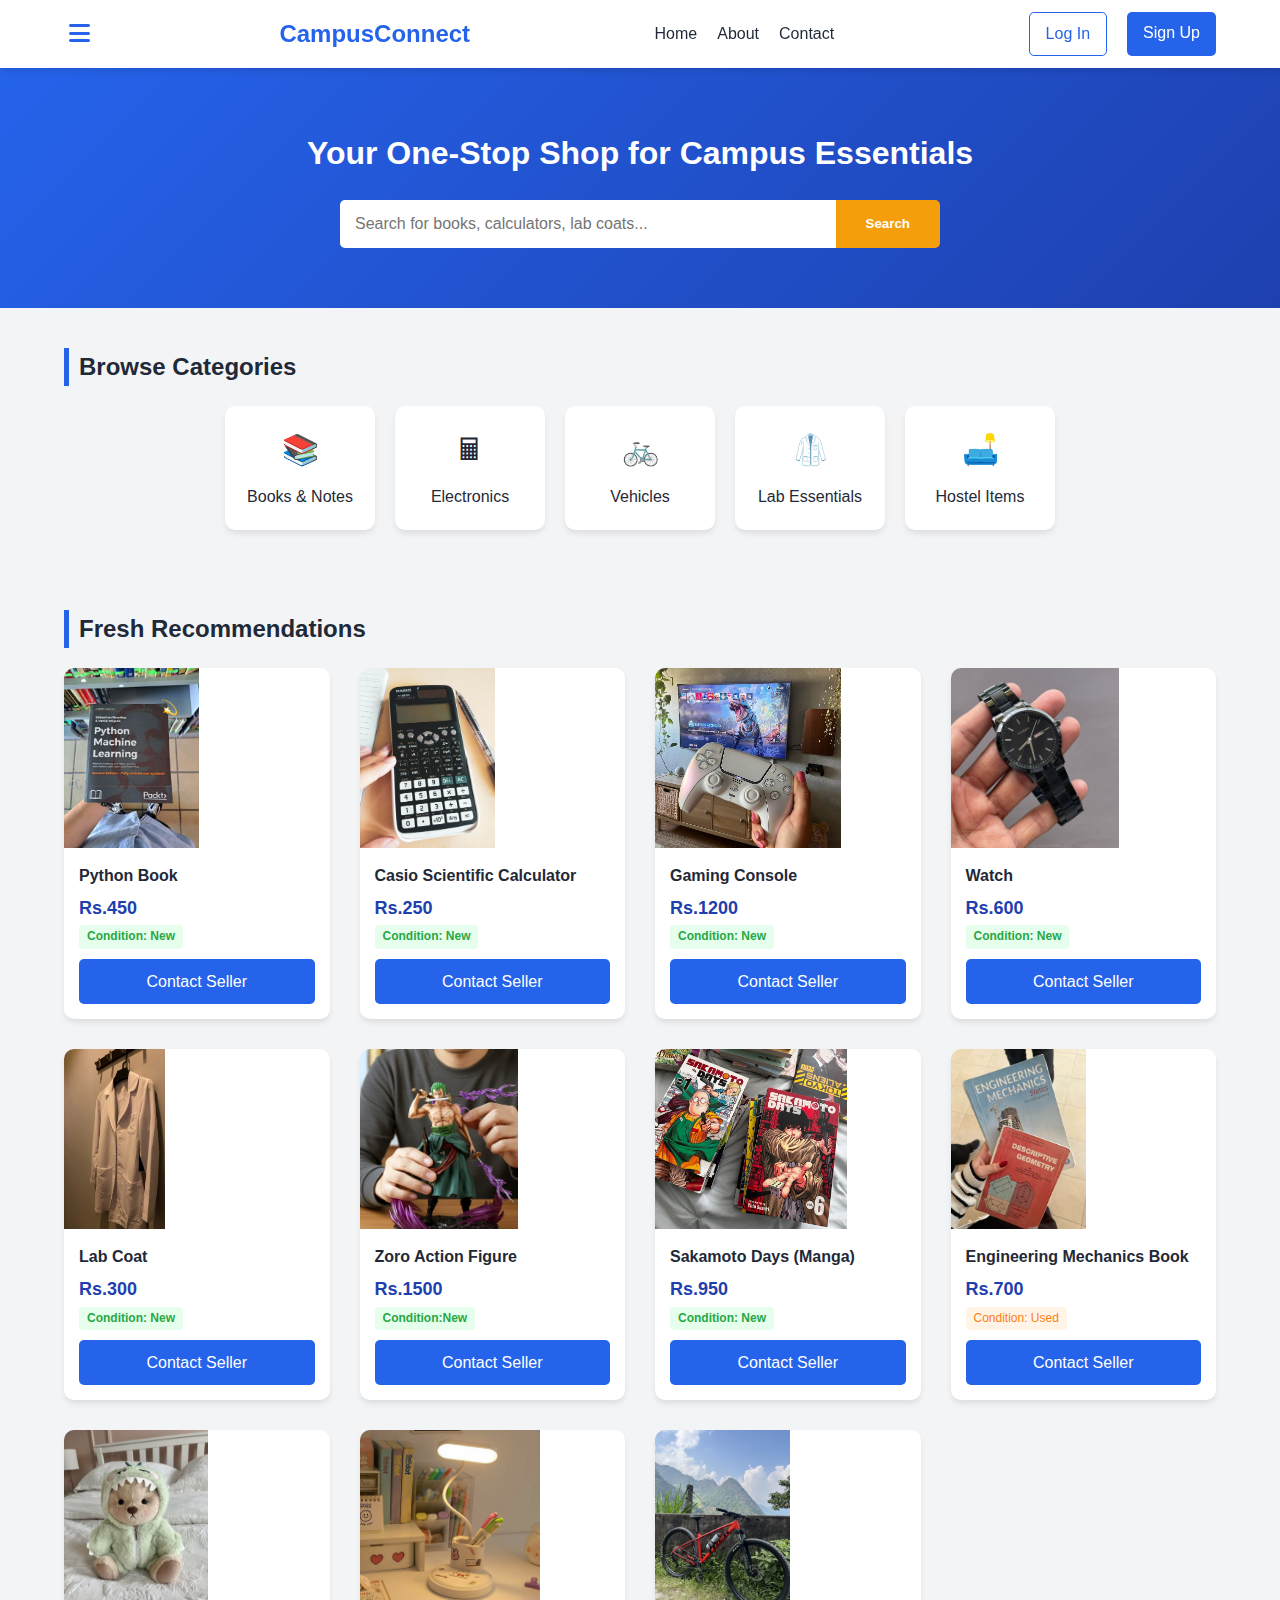
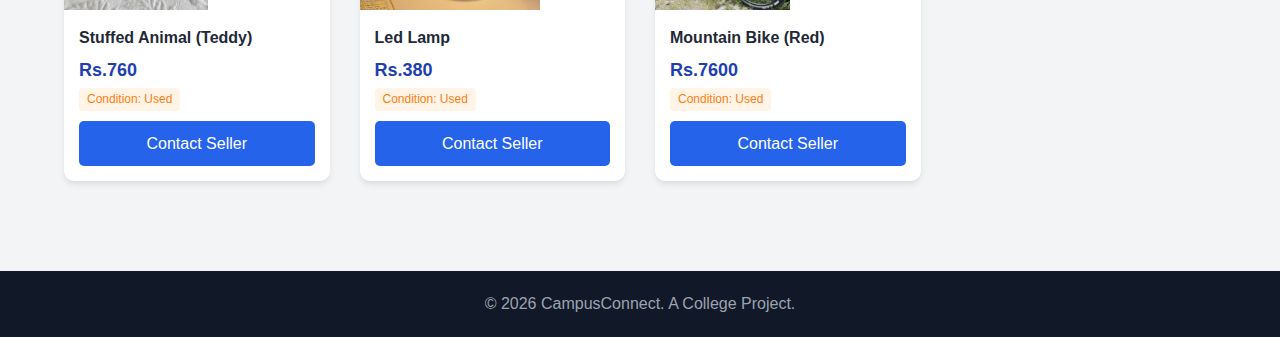
<file: index.html>
<!DOCTYPE html>
<html lang="en">
<head>
    <meta charset="UTF-8">
    <meta name="viewport" content="width=device-width, initial-scale=1.0">
    <title>CampusConnect - Buy & Sell</title>
    <link rel="stylesheet" href="style.css">
    <link rel="stylesheet" href="https://cdnjs.cloudflare.com/ajax/libs/font-awesome/6.0.0/css/all.min.css">
</head>
<body>

    <header>
    <div class="navbar-top">
        <div class="menu-icon" onclick="toggleMenu()">
            <i class="fas fa-bars"></i>
        </div>

        <div class="logo">CampusConnect</div>

        <nav class="main-links">
            <ul>
                <li><a href="index.html">Home</a></li>
                <li><a href="about.html">About</a></li>
                <li><a href="contact.html">Contact</a></li>
            </ul>
        </nav>

        <div class="auth-buttons">
            <a href="login.html" class="btn btn-login">Log In</a>
            <a href="signup.html" class="btn btn-signup">Sign Up</a>
        </div>
    </div>

    <div id="sideMenu" class="side-nav">
        <a href="javascript:void(0)" class="closebtn" onclick="toggleMenu()">&times;</a>
        <div class="side-nav-content">
            <a href="buy.html"><i class="fas fa-shopping-bag"></i> Buy</a>
            <a href="sell.html"><i class="fas fa-camera"></i> Sell</a>
            <a href="wishlist.html"><i class="fas fa-heart"></i> Wishlist</a>
            <a href="help.html"><i class="fas fa-question-circle"></i> Help</a>
            <hr>
            <a href="#"><i class="fas fa-globe"></i> Language: EN</a>
        </div>
    </div>
</header>

    <section class="hero-search">
        <h2>Your One-Stop Shop for Campus Essentials</h2>
        <div class="search-container">
            <input type="text" placeholder="Search for books, calculators, lab coats...">
            <button onclick="searchFunction()">Search</button>
        </div>
    </section>

    <section class="section-container">
        <h3 class="section-title">Browse Categories</h3>
        <div class="category-grid">
            <a href="category.html?type=books"
             class="category-card">
                <span class="cat-icon">📚</span>
                <p>Books & Notes</p>
            </a>

            <a href="category.html?type=eletronics"
            class="category-card">
                <span class="cat-icon">🖩</span>
                <p>Electronics</p>
            </a>

            <a href="category.html?type=vehicles"
            class="category-card">
                <span class="cat-icon">🚲</span>
                <p>Vehicles</p>
            </a>

            <a href="category.html?type=lab"
             class="category-card">
                <span class="cat-icon">🥼</span>
                <p>Lab Essentials</p>
            </a>

            <a href="category.html?type=hostel items"
             class="category-card">
                <span class="cat-icon">🛋️</span>
                <p>Hostel Items</p>
            </a>
        </div>
    </section>

    <section class="section-container">
        <h3 class="section-title">Fresh Recommendations</h3>
        <div class="product-grid" id="product-container">
            <div class="product-card">
                <img src="images/python.jpeg" alt="Python Book" class="product-img">
                <div class="product-info">
                    <h4>Python Book</h4>
                    <p class="price">Rs.450</p>
                    <p class="product-condition">Condition: New</p>
                    <a href="#" class="btn-buy" onclick="alertUser()">Contact Seller</a>
                </div>
            </div>
            <div class="product-card">
                <img src="images/calculator.jpeg" alt="Casio Scientific Calculator" class="product-img">
                <div class="product-info">
                    <h4>Casio Scientific Calculator</h4>
                    <p class="price">Rs.250</p>
                    <p class="product-condition">Condition: New</p>
                    <a href="#" class="btn-buy" onclick="alertUser()">Contact Seller</a>
                </div>
            </div>
            <div class="product-card">
                <img src="images/console.jpg" alt="Gaming Console" class="product-img">
                <div class="product-info">
                    <h4>Gaming Console</h4>
                    <p class="price">Rs.1200</p>
                    <p class="product-condition">Condition: New</p>
                    <a href="#" class="btn-buy" onclick="alertUser()">Contact Seller</a>
                </div>
            </div>
            <div class="product-card">
                <img src="images/watch.jpeg" alt="Watch" class="product-img">
                <div class="product-info">
                    <h4>Watch</h4>
                    <p class="price">Rs.600</p>
                    <p class="product-condition">Condition: New</p>
                    <a href="#" class="btn-buy" onclick="alertUser()">Contact Seller</a>
                </div>
            </div>
            <div class="product-card">
                <img src="images/coat.jpg" alt="Lab Coat" class="product-img">
                <div class="product-info">
                    <h4>Lab Coat</h4>
                    <p class="price">Rs.300</p>
                    <p class="product-condition">Condition:  New</p>
                    <a href="#" class="btn-buy" onclick="alertUser()">Contact Seller</a>
                </div>
            </div>
            <div class="product-card">
                <img src="images/zoro.jpeg" alt="Zoro Action Figure" class="product-img">
                <div class="product-info">
                    <h4>Zoro Action Figure</h4>
                    <p class="price">Rs.1500</p>
                    <p class="product-condition">Condition:New</p>
                    <a href="#" class="btn-buy" onclick="alertUser()">Contact Seller</a>
                </div>
            </div>
            <div class="product-card">
                <img src="images/manga.jpg" alt="Sakamoto Days Manga" class="product-img">
                <div class="product-info">
                    <h4>Sakamoto Days (Manga)</h4>
                    <p class="price">Rs.950</p>
                    <p class="product-condition">Condition: New</p>
                    <a href="#" class="btn-buy" onclick="alertUser()">Contact Seller</a>
                </div>
            </div>
            <div class="product-card">
                <img src="images/engineering.jpeg" alt="Engineering Mechanics Book" class="product-img">
                <div class="product-info">
                    <h4>Engineering Mechanics Book</h4>
                    <p class="price">Rs.700</p>
                    <p class="product-condition">Condition: Used</p>
                    <a href="#" class="btn-buy" onclick="alertUser()">Contact Seller</a>
                </div>
            </div>
            <div class="product-card">
                <img src="images/teddy.jpg" alt="Teddy" class="product-img">
                <div class="product-info">
                    <h4>Stuffed Animal (Teddy)</h4>
                    <p class="price">Rs.760</p>
                    <p class="product-condition">Condition: Used</p>
                    <a href="#" class="btn-buy" onclick="alertUser()">Contact Seller</a>
                </div>
            </div>
            <div class="product-card">
                <img src="images/lamp.jpg" alt="lamp" class="product-img">
                <div class="product-info">
                    <h4>Led Lamp</h4>
                    <p class="price">Rs.380</p>
                    <p class="product-condition">Condition: Used</p>
                    <a href="#" class="btn-buy" onclick="alertUser()">Contact Seller</a>
                </div>
            </div>
            <div class="product-card">
                <img src="images/mtb.jpeg" alt="Mtb" class="product-img">
                <div class="product-info">
                    <h4>Mountain Bike (Red)</h4>
                    <p class="price">Rs.7600</p>
                    <p class="product-condition">Condition: Used</p>
                    <a href="#" class="btn-buy" onclick="alertUser()">Contact Seller</a>
                </div>
            </div>
        </div>
    </section>

    <footer>
        <p>&copy; 2026 CampusConnect. A College Project.</p>
    </footer>

    <script src="script.js"></script>
</body>
</html>
</file>
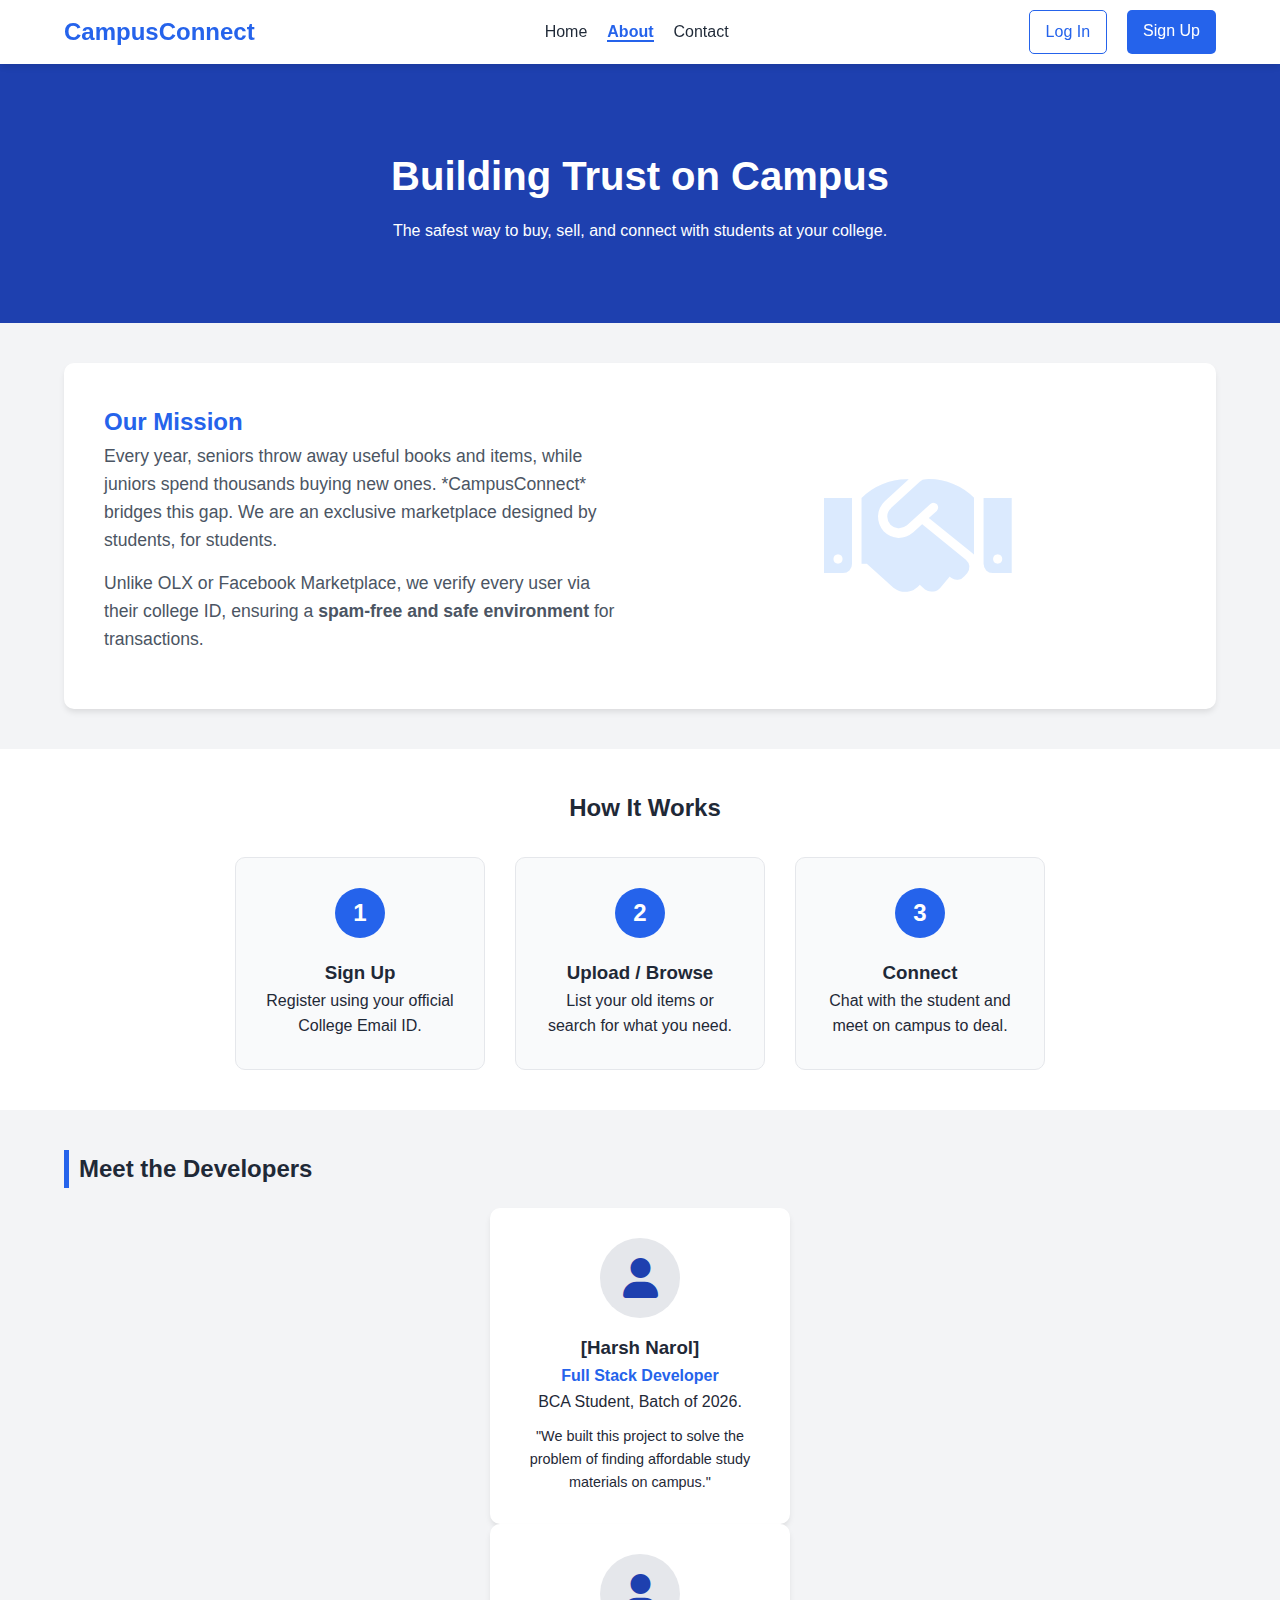
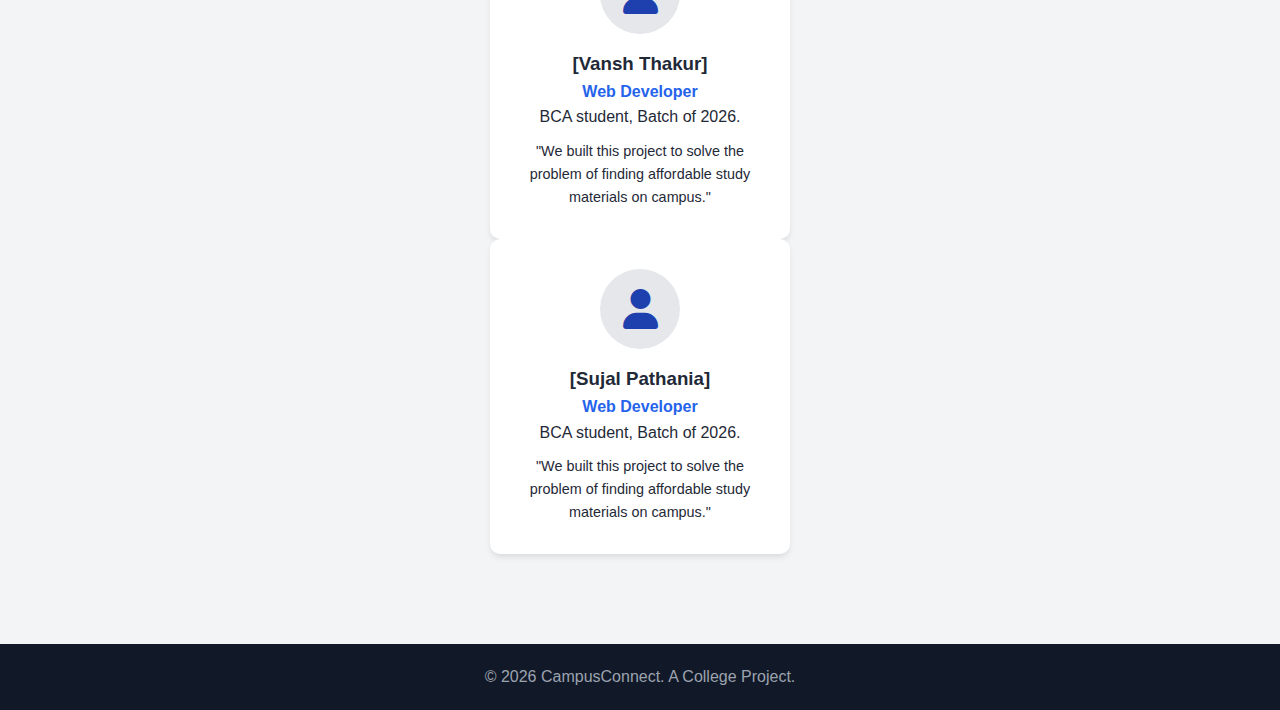
<file: about.html>
<!DOCTYPE html>
<html lang="en">
<head>
    <meta charset="UTF-8">
    <meta name="viewport" content="width=device-width, initial-scale=1.0">
    <title>About Us - CampusConnect</title>
    <link rel="stylesheet" href="style.css">
    <link rel="stylesheet" href="https://cdnjs.cloudflare.com/ajax/libs/font-awesome/6.0.0/css/all.min.css">
</head>
<body>

    <header>
        <div class="navbar-top">
            <div class="logo"><a href="index.html">CampusConnect</a></div>
            <nav class="main-links">
                <ul>
                    <li><a href="index.html">Home</a></li>
                    <li><a href="about.html" class="active">About</a></li>
                    <li><a href="contact.html">Contact</a></li>
                </ul>
            </nav>
            <div class="auth-buttons">
                <a href="login.html" class="btn btn-login">Log In</a>
                <a href="login.html" class="btn btn-signup">Sign Up</a>
            </div>
        </div>
    </header>

    <section class="about-hero">
        <h1>Building Trust on Campus</h1>
        <p>The safest way to buy, sell, and connect with students at your college.</p>
    </section>

    <section class="section-container">
        <div class="mission-box">
            <div class="mission-text">
                <h2 style="color: var(--primary-color);">Our Mission</h2>
                <p>
                    Every year, seniors throw away useful books and items, while juniors spend thousands buying new ones. 
                    *CampusConnect* bridges this gap. We are an exclusive marketplace designed by students, for students.
                </p>
                <p>
                    Unlike OLX or Facebook Marketplace, we verify every user via their college ID, ensuring a 
                    <strong>spam-free and safe environment</strong> for transactions.
                </p>
            </div>
            <div class="mission-img">
                <i class="fas fa-handshake" style="font-size: 150px; color: #dbeafe;"></i>
            </div>
        </div>
    </section>

    <section class="section-container" style="background-color: #fff;">
        <h2 class="section-title" style="text-align: center; border: none;">How It Works</h2>
        <div class="steps-grid">
            <div class="step-card">
                <div class="step-icon">1</div>
                <h3>Sign Up</h3>
                <p>Register using your official College Email ID.</p>
            </div>
            <div class="step-card">
                <div class="step-icon">2</div>
                <h3>Upload / Browse</h3>
                <p>List your old items or search for what you need.</p>
            </div>
            <div class="step-card">
                <div class="step-icon">3</div>
                <h3>Connect</h3>
                <p>Chat with the student and meet on campus to deal.</p>
            </div>
        </div>
    </section>

    <section class="section-container">
        <h2 class="section-title">Meet the Developers</h2>
        <div class="team-card">
            <div class="profile-pic">
                <i class="fas fa-user"></i>
            </div>
            <h3>[Harsh Narol]</h3>
            <p style="color: var(--primary-color); font-weight: bold;">Full Stack Developer</p>
            <p>BCA Student, Batch of 2026.</p>
            <p style="margin-top: 10px; font-size: 0.9rem;">
                "We built this project to solve the problem of finding affordable study materials on campus."
            </p>
        </div>
        <div class="team-card">
            <div class="profile-pic">
                <i class="fas fa-user"></i>
            </div>
            <h3>[Vansh Thakur]</h3>
            <p style="color: var(--primary-color); font-weight:bold ;">Web Developer</p>
            <p> BCA student, Batch of 2026.</p>
            <p style="margin-top: 10px; font-size: 0.9rem;">
                "We built this project to solve the problem of finding affordable study materials on campus."
            </p>

        </div>
        <div class="team-card">
            <div class="profile-pic">
                <i class="fas fa-user"></i>
            </div>
            <h3>[Sujal Pathania]</h3>
            <p style="color: var(--primary-color); font-weight:bold ;">Web Developer</p>
            <p> BCA student, Batch of 2026.</p>
            <p style="margin-top: 10px; font-size: 0.9rem;">
                "We built this project to solve the problem of finding affordable study materials on campus."
            </p>

        </div>
    </section>

    <footer>
        <p>&copy; 2026 CampusConnect. A College Project.</p>
    </footer>

    <script src="script.js"></script>
</body>
</html>
</file>
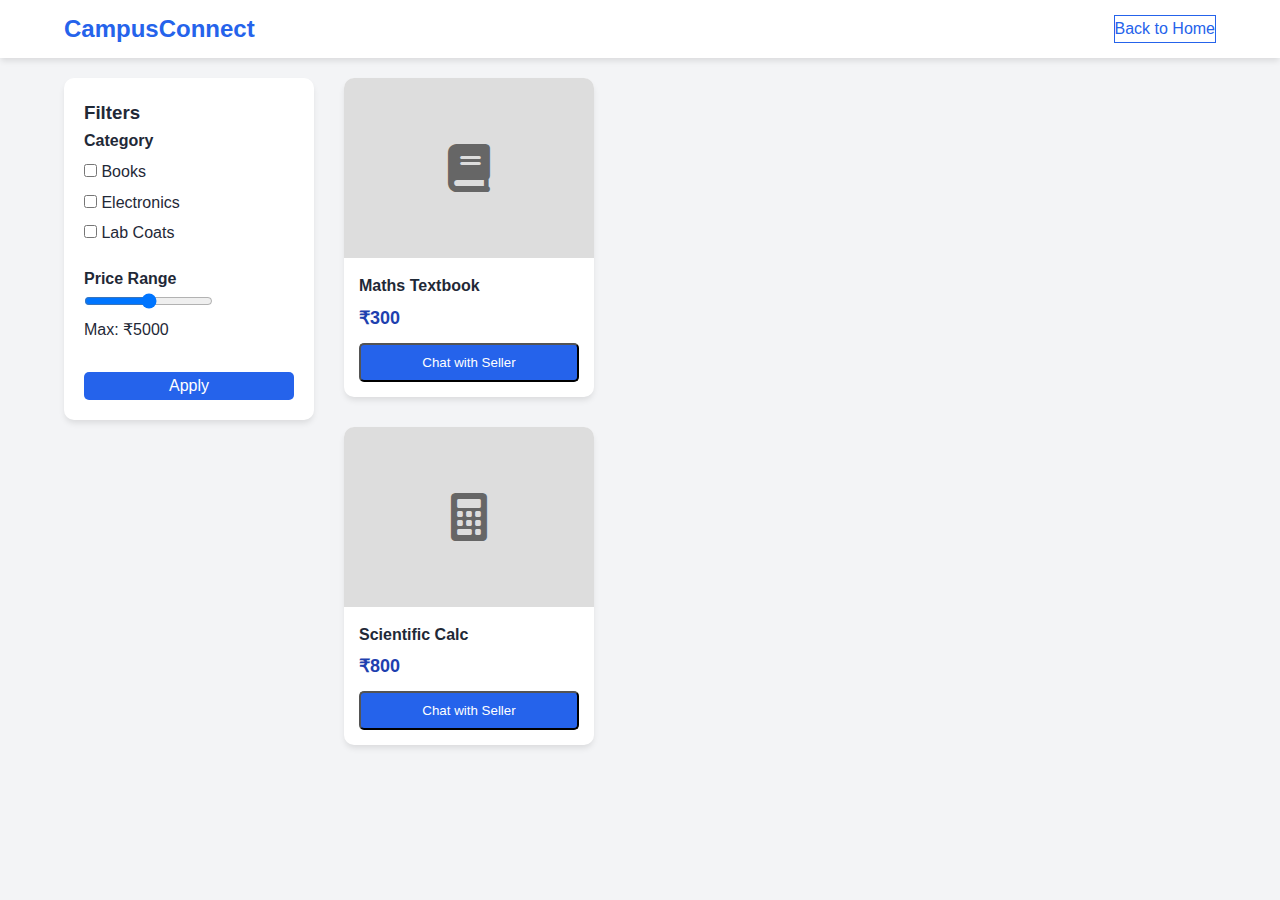
<file: buy.html>
<!DOCTYPE html>
<html lang="en">
<head>
    <meta charset="UTF-8">
    <meta name="viewport" content="width=device-width, initial-scale=1.0">
    <title>Buy Items - CampusConnect</title>
    <link rel="stylesheet" href="style.css">
    <link rel="stylesheet" href="https://cdnjs.cloudflare.com/ajax/libs/font-awesome/6.0.0/css/all.min.css">
</head>
<body>
    <header>
        <div class="navbar-top">
            <div class="logo"><a href="index.html">CampusConnect</a></div>
            <a href="index.html" class="btn-login">Back to Home</a>
        </div>
    </header>

    <div class="buy-container">
        <aside class="sidebar">
            <h3>Filters</h3>
            <div class="filter-group">
                <h4>Category</h4>
                <label><input type="checkbox"> Books</label>
                <label><input type="checkbox"> Electronics</label>
                <label><input type="checkbox"> Lab Coats</label>
            </div>
            <div class="filter-group">
                <h4>Price Range</h4>
                <input type="range" min="0" max="5000">
                <p>Max: ₹5000</p>
            </div>
            <button class="form-btn" style="padding: 5px; margin-top: 10px;">Apply</button>
        </aside>

        <main class="product-grid" style="margin-top: 0;">
            <div class="product-card">
                <div class="product-img"><i class="fas fa-book fa-3x"></i></div>
                <div class="product-info">
                    <h4>Maths Textbook</h4>
                    <p class="price">₹300</p>
                    <button class="btn-buy">Chat with Seller</button>
                </div>
            </div>
            <div class="product-card">
                <div class="product-img"><i class="fas fa-calculator fa-3x"></i></div>
                <div class="product-info">
                    <h4>Scientific Calc</h4>
                    <p class="price">₹800</p>
                    <button class="btn-buy">Chat with Seller</button>
                </div>
            </div>
            </main>
    </div>
</body>
</html>
</file>
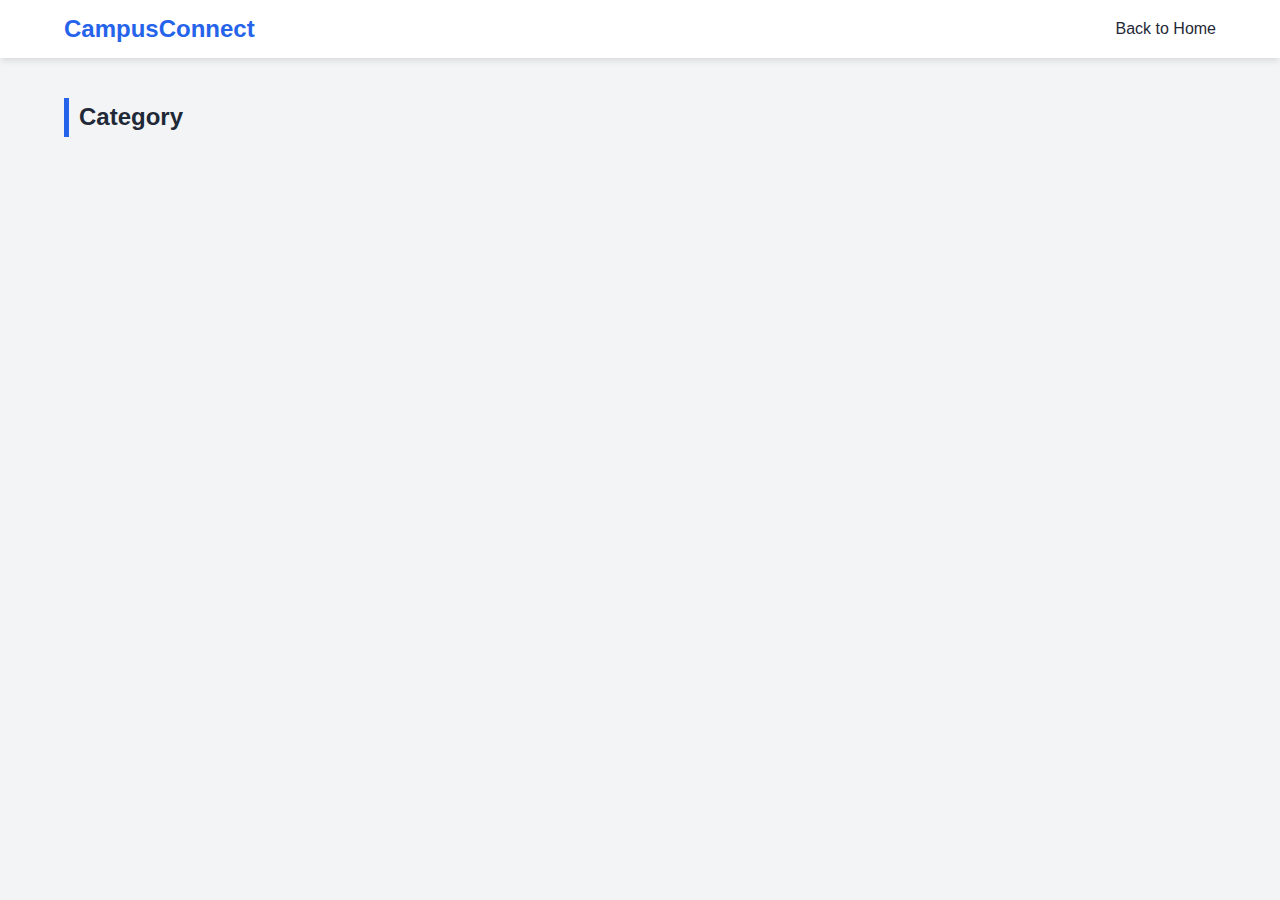
<file: category.html>
<!DOCTYPE html>
<html lang="en">
<head>
    <meta charset="UTF-8">
    <meta name="viewport" content="width=device-width, initial-scale=1.0">
    <title>Browse Category - CampusConnect</title>
    <link rel="stylesheet" href="style.css">
    <link rel="stylesheet" href="https://cdnjs.cloudflare.com/ajax/libs/font-awesome/6.0.0/css/all.min.css">
</head>
<body>

    <header>
        <div class="navbar-top">
            <div class="logo"><a href="index.html">CampusConnect</a></div>
            <a href="index.html">Back to Home</a>
        </div>
    </header>

    <div class="section-container">
        <h2 id="category-title" class="section-title" style="text-transform: capitalize;">Category</h2>
        
        <div class="product-grid" id="category-products">
            <p id="no-products-msg" style="display:none; color: #666;">No products found in this category yet.</p>
        </div>
    </div>

    <script src="script.js"></script>
    <script>
        // Run the function to load products when page opens
        window.onload = loadCategoryItems; 
    </script>
</body>
</html>
</file>
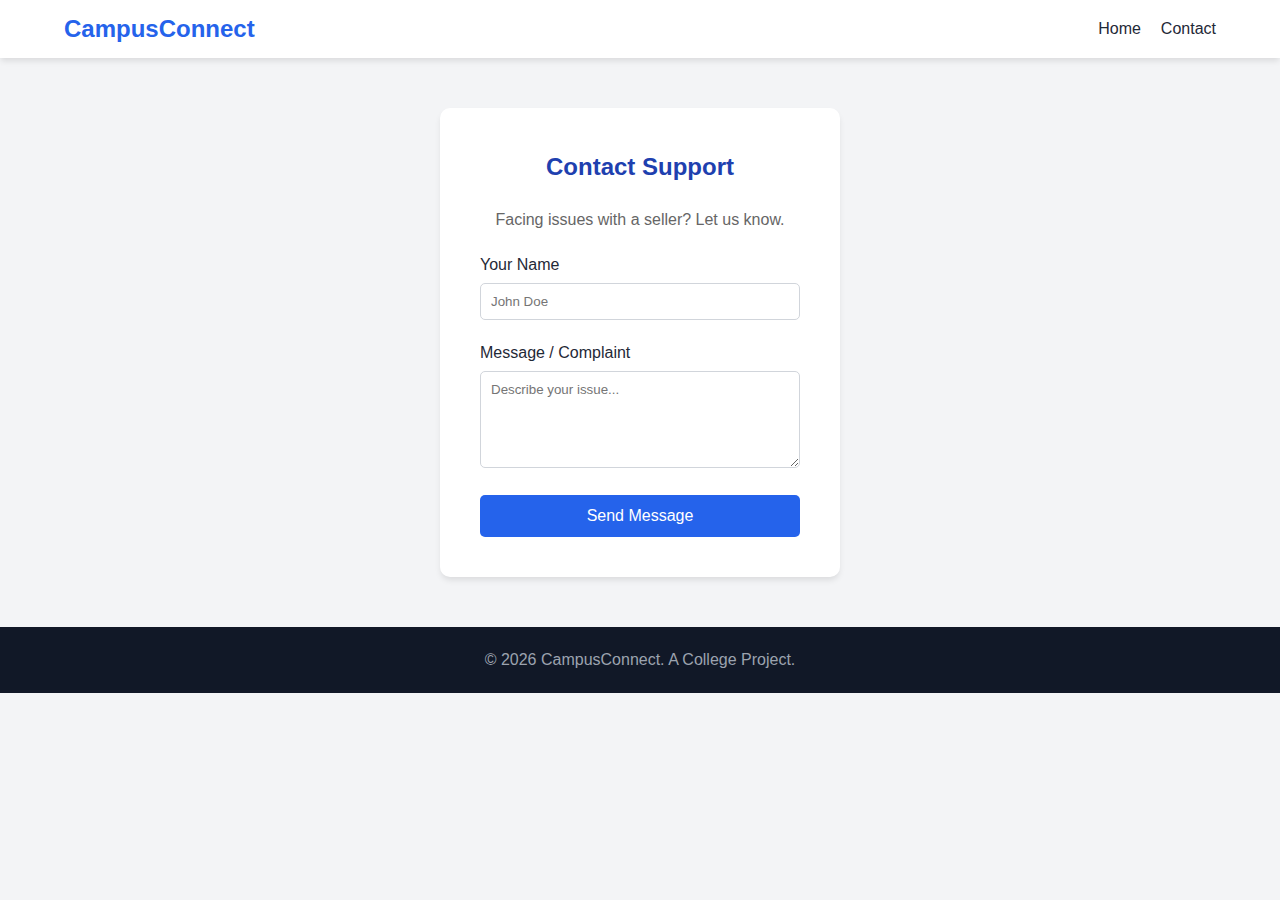
<file: contact.html>
<!DOCTYPE html>
<html lang="en">
<head>
    <meta charset="UTF-8">
    <meta name="viewport" content="width=device-width, initial-scale=1.0">
    <title>Contact Support - CampusConnect</title>
    <link rel="stylesheet" href="style.css">
</head>
<body>

    <header>
        <div class="navbar-top">
            <div class="logo"><a href="index.html">CampusConnect</a></div>
            <nav class="main-links">
                <ul>
                    <li><a href="index.html">Home</a></li>
                    <li><a href="contact.html">Contact</a></li>
                </ul>
            </nav>
        </div>
    </header>

    <div class="form-wrapper">
        <h2 style="text-align: center; margin-bottom: 20px; color: var(--secondary-color);">Contact Support</h2>
        <p style="text-align: center; margin-bottom: 20px; color: #666;">Facing issues with a seller? Let us know.</p>
        
        <form>
            <div class="form-group">
                <label for="name">Your Name</label>
                <input type="text" id="name" placeholder="John Doe">
            </div>
            <div class="form-group">
                <label for="message">Message / Complaint</label>
                <textarea id="message" rows="5" placeholder="Describe your issue..."></textarea>
            </div>
            <button type="button" class="form-btn" onclick="alert('Message Sent! We will contact you soon.')">Send Message</button>
        </form>
    </div>

    <footer>
        <p>&copy; 2026 CampusConnect. A College Project.</p>
    </footer>
    <script src="script.js"></script>

</body>
</html>
</file>
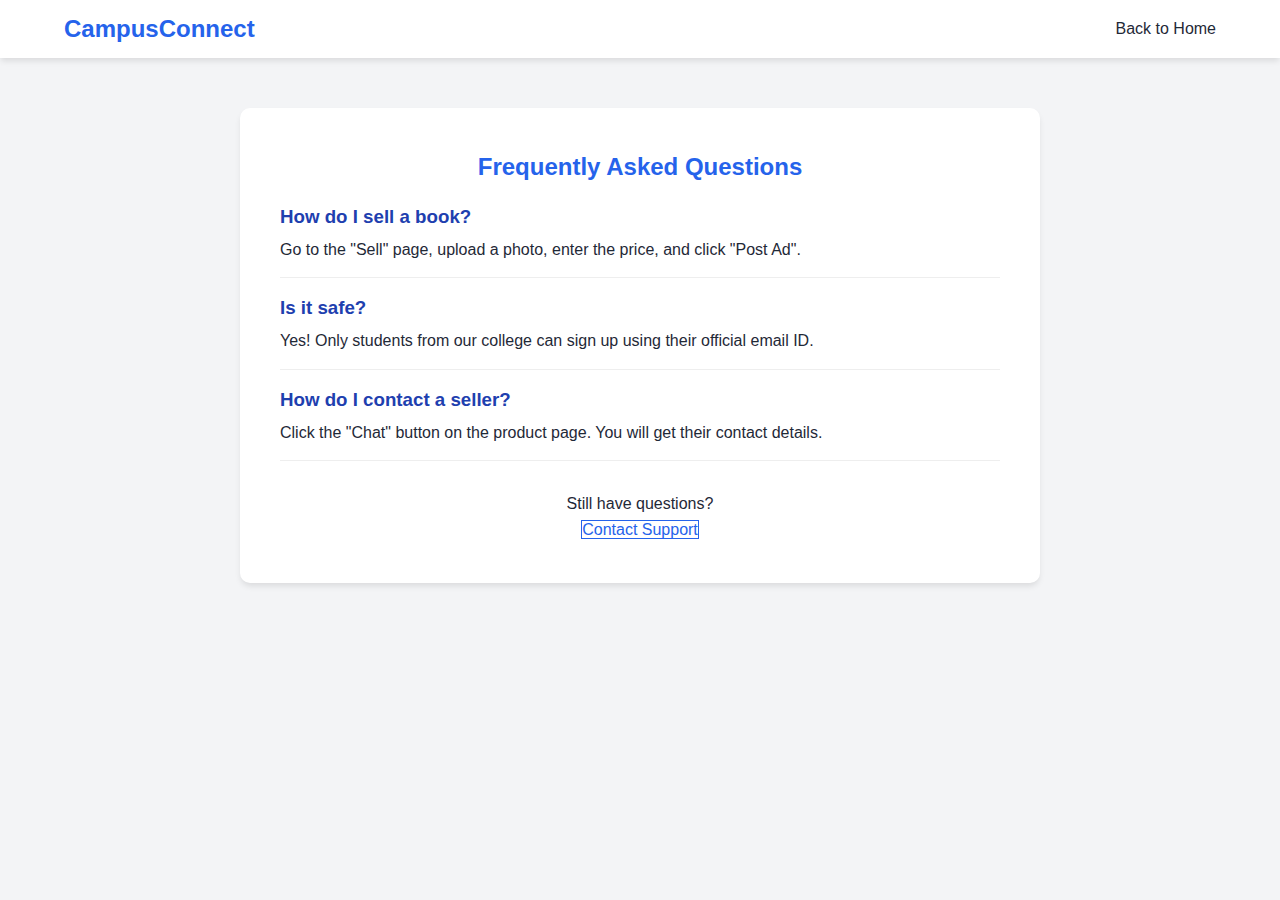
<file: help.html>
<!DOCTYPE html>
<html lang="en">
<head>
    <meta charset="UTF-8">
    <title>Help Center - CampusConnect</title>
    <link rel="stylesheet" href="style.css">
</head>
<body>
    <header>
        <div class="navbar-top">
            <div class="logo"><a href="index.html">CampusConnect</a></div>
            <a href="index.html">Back to Home</a>
        </div>
    </header>

    <div class="form-wrapper" style="max-width: 800px;">
        <h2 style="text-align: center; color: var(--primary-color);">Frequently Asked Questions</h2>
        
        <div class="faq-item">
            <h3>How do I sell a book?</h3>
            <p>Go to the "Sell" page, upload a photo, enter the price, and click "Post Ad".</p>
        </div>
        
        <div class="faq-item">
            <h3>Is it safe?</h3>
            <p>Yes! Only students from our college can sign up using their official email ID.</p>
        </div>

        <div class="faq-item">
            <h3>How do I contact a seller?</h3>
            <p>Click the "Chat" button on the product page. You will get their contact details.</p>
        </div>

        <div style="margin-top: 30px; text-align: center;">
            <p>Still have questions?</p>
            <a href="contact.html" class="btn-login">Contact Support</a>
        </div>
    </div>
</body>
</html>
</file>
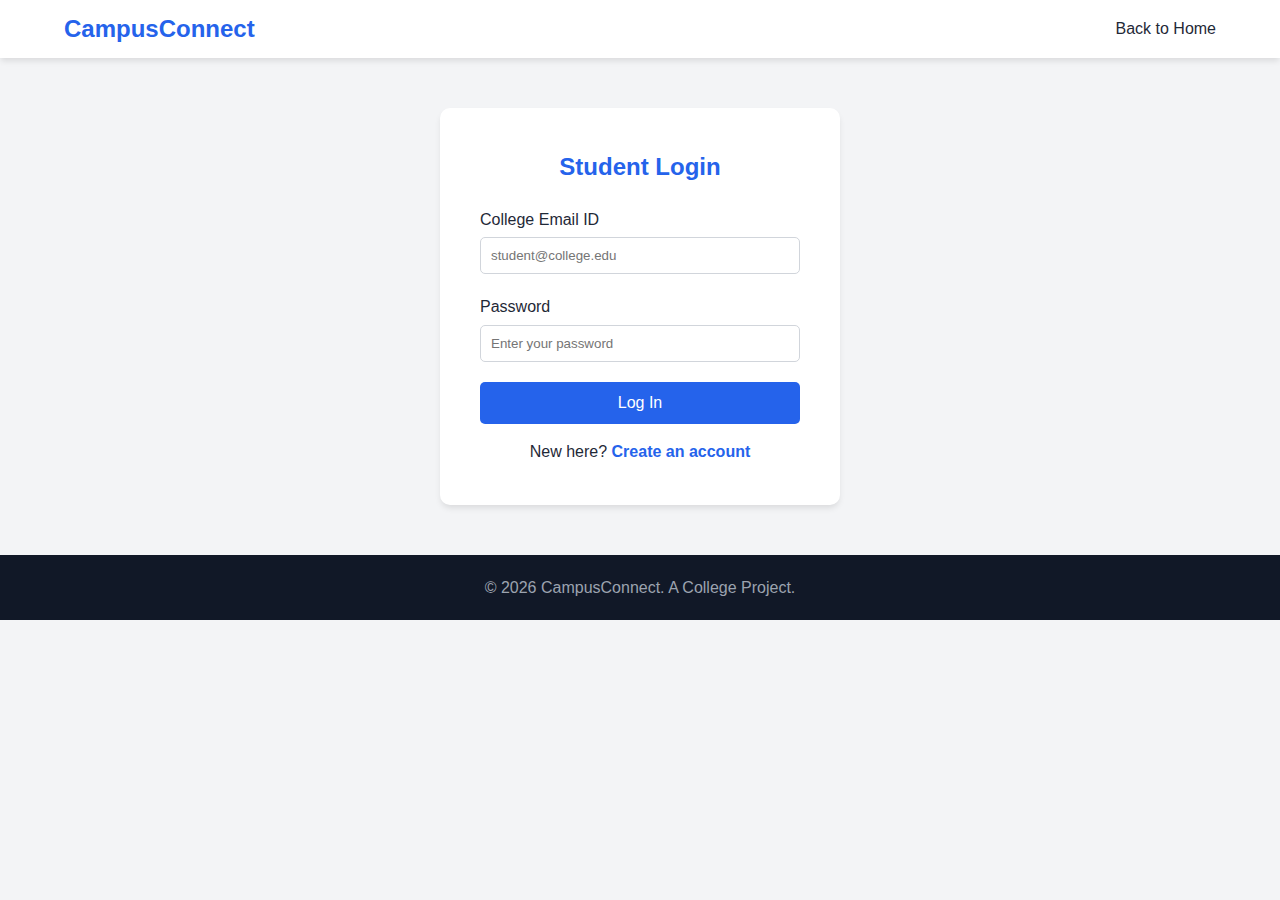
<file: login.html>
<!DOCTYPE html>
<html lang="en">
<head>
    <meta charset="UTF-8">
    <meta name="viewport" content="width=device-width, initial-scale=1.0">
    <title>Login - CampusConnect</title>
    <link rel="stylesheet" href="style.css">
</head>
<body>

    <header>
        <div class="navbar-top">
            <div class="logo"><a href="index.html">CampusConnect</a></div>
            <div class="main-links">
                <ul>
                    <li><a href="index.html">Back to Home</a></li>
                </ul>
            </div>
        </div>
    </header>

    <div class="form-wrapper">
        <h2 style="text-align: center; margin-bottom: 20px; color: var(--primary-color);">Student Login</h2>
        <form id="loginForm">
            <div class="form-group">
                <label for="email">College Email ID</label>
                <input type="email" id="email" placeholder="student@college.edu" required>
            </div>
            <div class="form-group">
                <label for="password">Password</label>
                <input type="password" id="password" placeholder="Enter your password" required>
            </div>
            <button type="submit" class="form-btn">Log In</button>
        </form>
        <p style="margin-top: 15px; text-align: center;">
            New here? <a href="signup.html" style="color: var(--primary-color); font-weight: bold;">Create an account</a>
        </p>
    </div>

    <footer>
        <p>&copy; 2026 CampusConnect. A College Project.</p>
    </footer>

    <script src="script.js"></script>
</body>
</html>
</file>
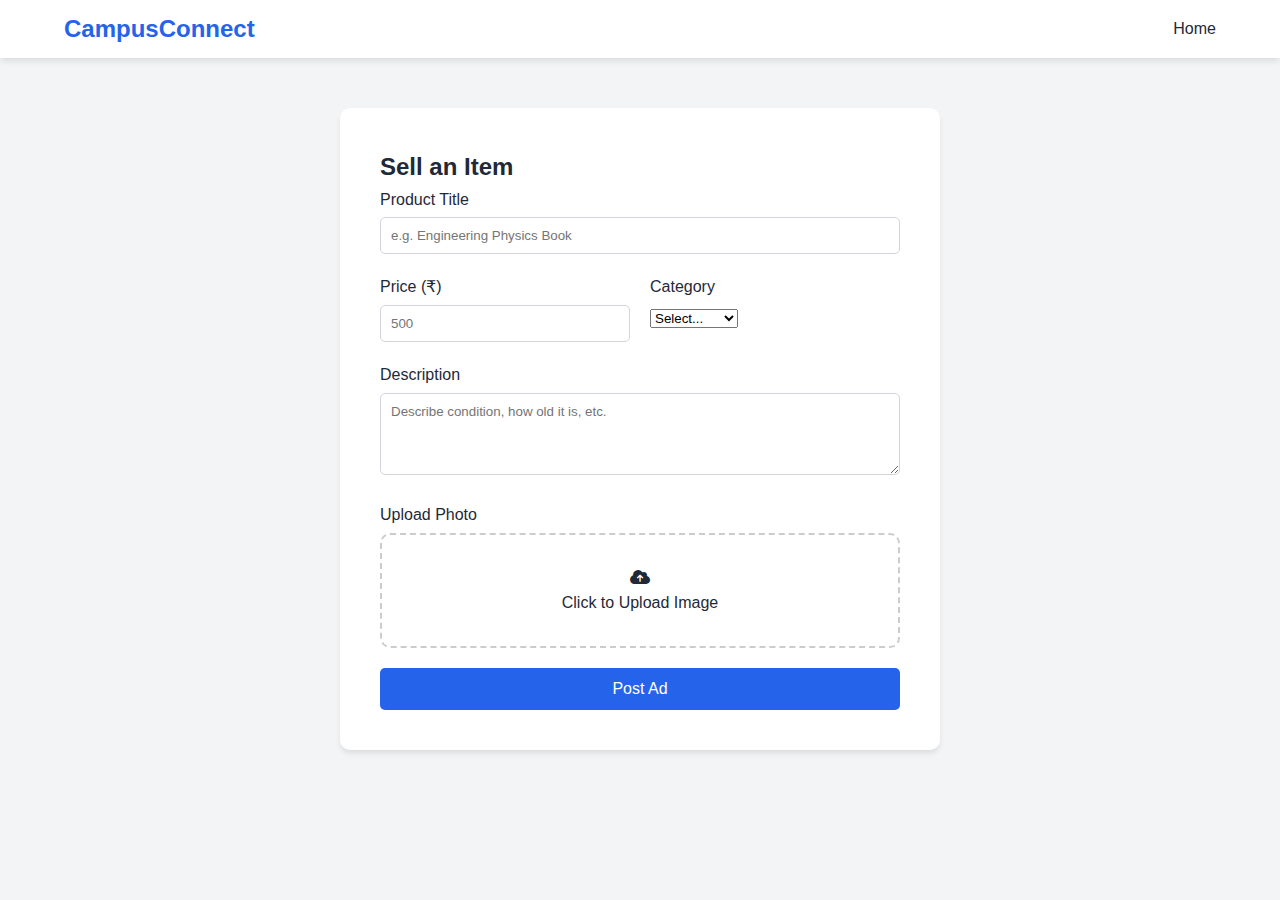
<file: sell.html>
<!DOCTYPE html>
<html lang="en">
<head>
    <meta charset="UTF-8">
    <meta name="viewport" content="width=device-width, initial-scale=1.0">
    <title>Sell Item - CampusConnect</title>
    <link rel="stylesheet" href="style.css">
    <link rel="stylesheet" href="https://cdnjs.cloudflare.com/ajax/libs/font-awesome/6.0.0/css/all.min.css">
</head>
<body>
    <header>
        <div class="navbar-top">
            <div class="logo"><a href="index.html">CampusConnect</a></div>
            <div class="main-links">
                <ul><li><a href="index.html">Home</a></li></ul>
            </div>
        </div>
    </header>

    <div class="form-wrapper" style="max-width: 600px;">
        <h2 class="form-title">Sell an Item</h2>
        <form id="sellForm">
            <div class="form-group">
                <label>Product Title</label>
                <input type="text" placeholder="e.g. Engineering Physics Book" required>
            </div>
            
            <div class="two-col-grid">
                <div class="form-group">
                    <label>Price (₹)</label>
                    <input type="number" placeholder="500" required>
                </div>
                <div class="form-group">
                    <label>Category</label>
                    <select required>
                        <option value="">Select...</option>
                        <option>Books</option>
                        <option>Electronics</option>
                        <option>Stationery</option>
                        <option>Cycles</option>
                    </select>
                </div>
            </div>

            <div class="form-group">
                <label>Description</label>
                <textarea rows="4" placeholder="Describe condition, how old it is, etc."></textarea>
            </div>

            <div class="form-group">
                <label>Upload Photo</label>
                <div class="upload-box" onclick="document.getElementById('fileInput').click()">
                    <i class="fas fa-cloud-upload-alt"></i>
                    <p>Click to Upload Image</p>
                    <input type="file" id="fileInput" style="display: none;" onchange="previewImage(event)">
                </div>
                <img id="imgPreview" class="image-preview" style="display: none;">
            </div>

            <button type="submit" class="form-btn">Post Ad</button>
        </form>
    </div>
    <script src="script.js"></script>
</body>
</html>
</file>
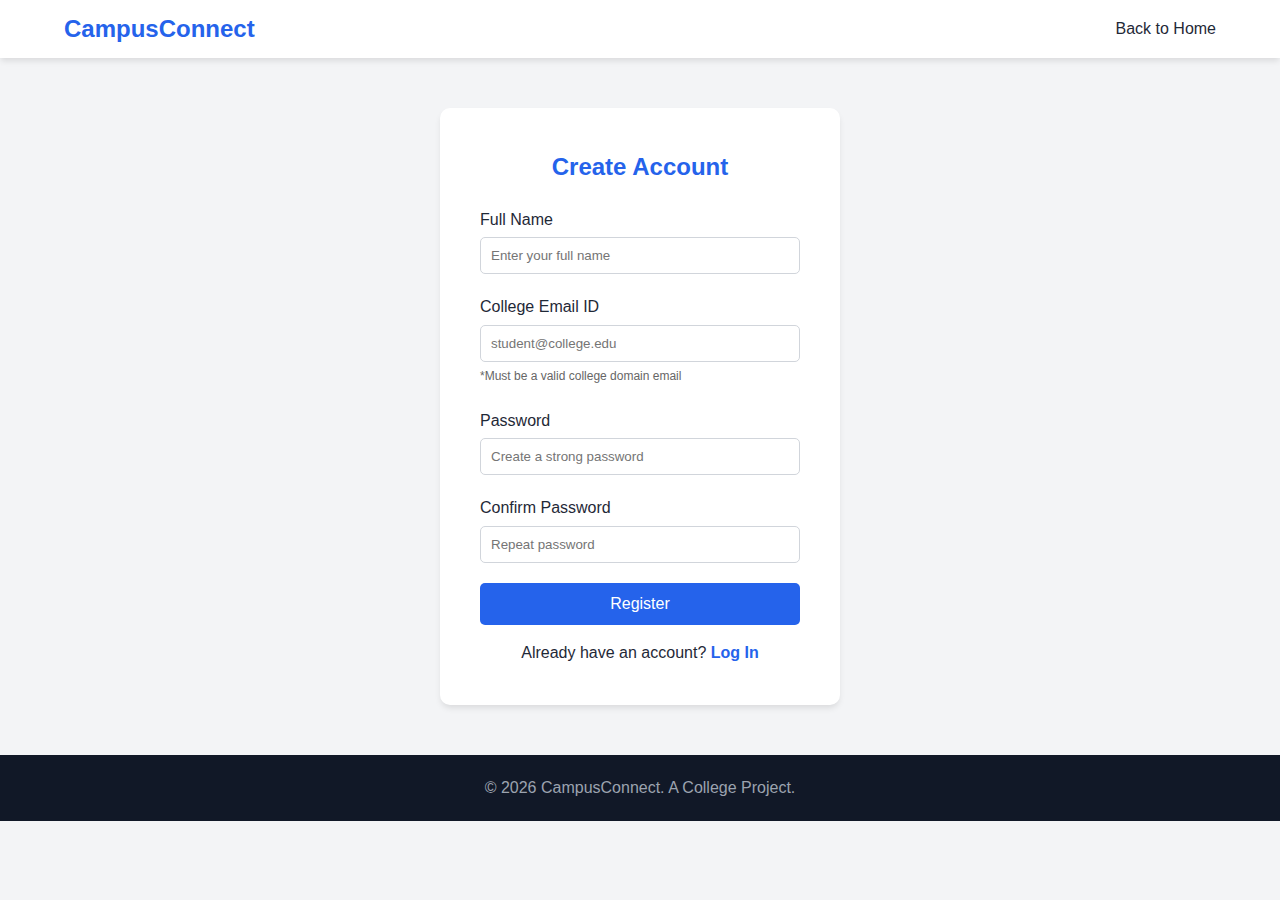
<file: signup.html>
<!DOCTYPE html>
<html lang="en">
<head>
    <meta charset="UTF-8">
    <meta name="viewport" content="width=device-width, initial-scale=1.0">
    <title>Sign Up - CampusConnect</title>
    <link rel="stylesheet" href="style.css">
</head>
<body>

    <header>
        <div class="navbar-top">
            <div class="logo"><a href="index.html">CampusConnect</a></div>
            <div class="main-links">
                <ul>
                    <li><a href="index.html">Back to Home</a></li>
                </ul>
            </div>
        </div>
    </header>

    <div class="form-wrapper">
        <h2 style="text-align: center; margin-bottom: 20px; color: var(--primary-color);">Create Account</h2>
        <form id="signupForm">
            <div class="form-group">
                <label for="fullname">Full Name</label>
                <input type="text" id="fullname" placeholder="Enter your full name" required>
            </div>
            
            <div class="form-group">
                <label for="signup-email">College Email ID</label>
                <input type="email" id="signup-email" placeholder="student@college.edu" required>
                <small style="color: #666; font-size: 12px;">*Must be a valid college domain email</small>
            </div>

            <div class="form-group">
                <label for="signup-password">Password</label>
                <input type="password" id="signup-password" placeholder="Create a strong password" required>
            </div>

            <div class="form-group">
                <label for="confirm-password">Confirm Password</label>
                <input type="password" id="confirm-password" placeholder="Repeat password" required>
            </div>

            <button type="submit" class="form-btn">Register</button>
        </form>
        
        <p style="margin-top: 15px; text-align: center;">
            Already have an account? <a href="login.html" style="color: var(--primary-color); font-weight: bold;">Log In</a>
        </p>
    </div>

    <footer>
        <p>&copy; 2026 CampusConnect. A College Project.</p>
    </footer>

    <script src="script.js"></script>
</body>
</html>
</file>
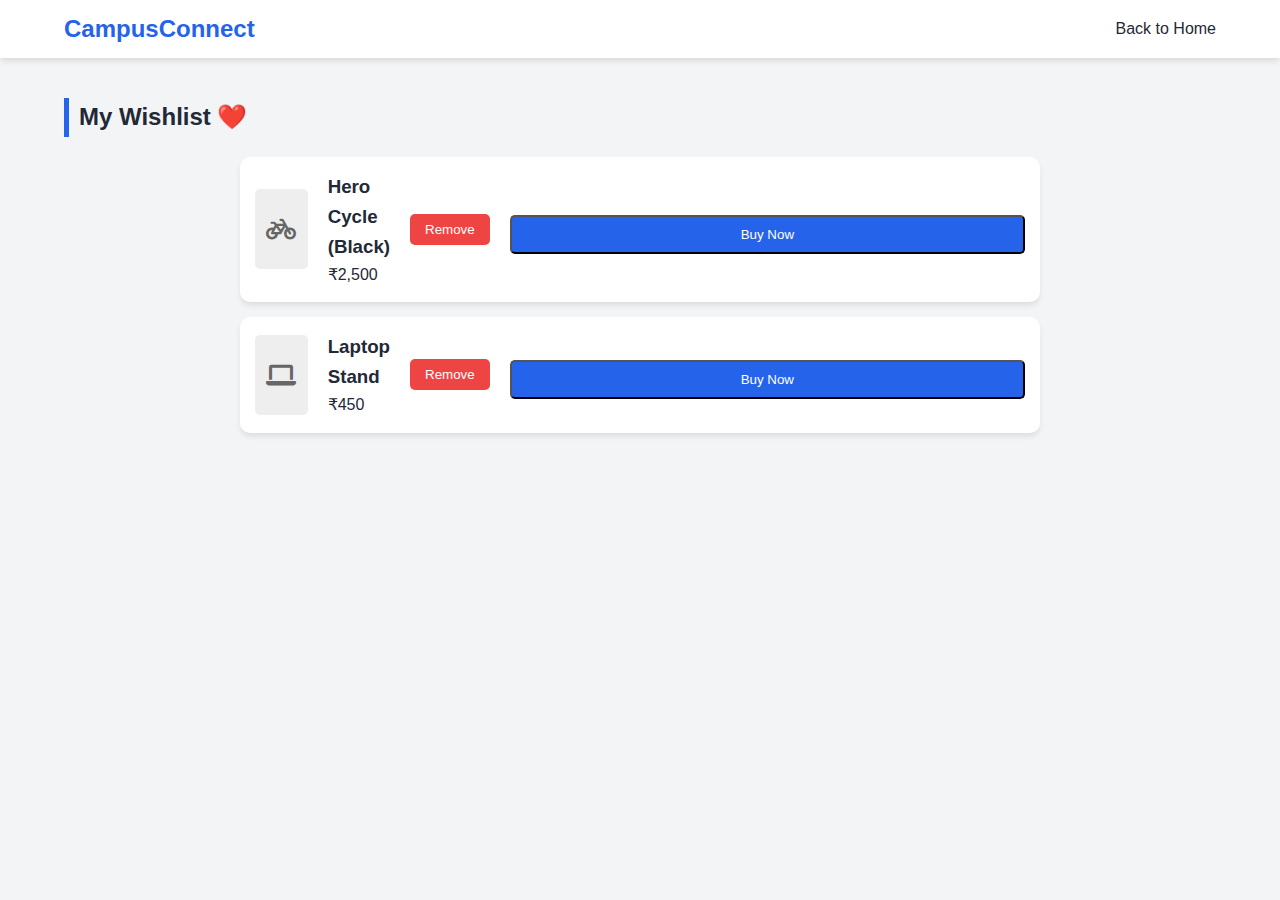
<file: wishlist.html>
<!DOCTYPE html>
<html lang="en">
<head>
    <meta charset="UTF-8">
    <title>My Wishlist - CampusConnect</title>
    <link rel="stylesheet" href="style.css">
    <link rel="stylesheet" href="https://cdnjs.cloudflare.com/ajax/libs/font-awesome/6.0.0/css/all.min.css">
</head>
<body>
    <header>
        <div class="navbar-top">
            <div class="logo"><a href="index.html">CampusConnect</a></div>
            <a href="index.html">Back to Home</a>
        </div>
    </header>

    <div class="section-container">
        <h2 class="section-title">My Wishlist ❤️</h2>
        
        <div class="wishlist-container">
            <div class="wishlist-item">
                <div class="w-img"><i class="fas fa-bicycle"></i></div>
                <div class="w-info">
                    <h3>Hero Cycle (Black)</h3>
                    <p>₹2,500</p>
                </div>
                <button class="btn-remove">Remove</button>
                <button class="btn-buy">Buy Now</button>
            </div>
            
            <div class="wishlist-item">
                <div class="w-img"><i class="fas fa-laptop"></i></div>
                <div class="w-info">
                    <h3>Laptop Stand</h3>
                    <p>₹450</p>
                </div>
                <button class="btn-remove">Remove</button>
                <button class="btn-buy">Buy Now</button>
            </div>
        </div>
    </div>
</body>
</html>
</file>
<file: style.css>
/* --- Global Variables & Reset --- */
:root {
    --primary-color: #2563eb; /* Royal Blue */
    --secondary-color: #1e40af; /* Darker Blue */
    --accent-color: #f59e0b; /* Amber for Buttons */
    --bg-color: #f3f4f6;
    --text-color: #1f2937;
    --white: #ffffff;
    --card-shadow: 0 4px 6px -1px rgba(0, 0, 0, 0.1);
}

* {
    margin: 0;
    padding: 0;
    box-sizing: border-box;
    font-family: 'Segoe UI', Tahoma, Geneva, Verdana, sans-serif;
}

body {
    background-color: var(--bg-color);
    color: var(--text-color);
    line-height: 1.6;
}

a {
    text-decoration: none;
    color: inherit;
}

ul {
    list-style: none;
}

/* --- Navigation Bar --- */
header {
    background-color: var(--white);
    box-shadow: var(--card-shadow);
    position: sticky;
    top: 0;
    z-index: 100;
}

/* Top Bar: Logo & Main Nav */
/* --- New Header Styles --- */
/* --- Responsive Navigation --- */
.navbar-top {
    display: flex;
    justify-content: space-between;
    align-items: center;
    padding: 10px 5%;
    flex-wrap: wrap; /* Allows items to move to next line if space is tight */
    gap: 10px;
}

.auth-buttons {
    display: flex;
    gap: 10px;
}

/* Make buttons adjust on very small screens */
@media (max-width: 480px) {
    .auth-buttons {
        width: 100%; /* Take full width */
        justify-content: center; /* Center buttons */
        order: 3; /* Move buttons below logo and menu icon */
    }
    
    .btn {
        flex: 1; /* Make both buttons equal width */
        text-align: center;
        font-size: 14px;
        padding: 10px 5px;
    }

    .logo {
        font-size: 20px;
    }
}

/* Three-line Menu Button */
.menu-icon {
    font-size: 24px;
    cursor: pointer;
    color: var(--primary-color);
    padding: 5px;
}

/* --- The Side Navigation Menu --- */
.side-nav {
    height: 100%;
    width: 0; /* Hidden by default */
    position: fixed;
    z-index: 1000;
    top: 0;
    left: 0;
    background-color: var(--white);
    overflow-x: hidden;
    transition: 0.4s; /* Smooth slide effect */
    padding-top: 60px;
    box-shadow: 2px 0 15px rgba(0,0,0,0.1);
}

.side-nav-content a {
    padding: 15px 32px;
    text-decoration: none;
    font-size: 18px;
    color: var(--text-color);
    display: block;
    transition: 0.3s;
}

.side-nav-content a i {
    margin-right: 15px;
    width: 25px;
    color: var(--primary-color);
}

.side-nav-content a:hover {
    background-color: #f0f7ff;
    color: var(--primary-color);
}

.side-nav .closebtn {
    position: absolute;
    top: 10px;
    right: 25px;
    font-size: 36px;
    color: #888;
}

hr {
    border: 0;
    border-top: 1px solid #eee;
    margin: 20px 32px;
}
.logo {
    font-size: 24px;
    font-weight: bold;
    color: var(--primary-color);
}

.main-links ul {
    display: flex;
    gap: 20px;
}

.main-links a:hover {
    color: var(--primary-color);
}

.auth-buttons .btn {
    padding: 8px 16px;
    border-radius: 5px;
    font-weight: 500;
    margin-left: 10px;
}

.btn-login {
    border: 1px solid var(--primary-color);
    color: var(--primary-color);
}

.btn-signup {
    background-color: var(--primary-color);
    color: var(--white);
}

/* Bottom Bar: Utilities (Buy/Sell/Language) */
.navbar-bottom {
    background-color: var(--secondary-color);
    color: var(--white);
    padding: 10px 5%;
    display: flex;
    justify-content: space-between;
    font-size: 14px;
}

.utility-links ul {
    display: flex;
    gap: 25px;
}

.utility-links a:hover {
    text-decoration: underline;
}

/* --- Hero & Search Section --- */
.hero-search {
    background: linear-gradient(135deg, var(--primary-color), var(--secondary-color));
    padding: 60px 20px;
    text-align: center;
    color: var(--white);
}

.hero-search h2 {
    margin-bottom: 20px;
    font-size: 2rem;
}

.search-container {
    max-width: 600px;
    margin: 0 auto;
    display: flex;
}

.search-container input {
    flex: 1;
    padding: 15px;
    border: none;
    border-radius: 5px 0 0 5px;
    font-size: 16px;
    outline: none;
}

.search-container button {
    padding: 15px 30px;
    background-color: var(--accent-color);
    border: none;
    border-radius: 0 5px 5px 0;
    cursor: pointer;
    font-weight: bold;
    color: var(--white);
}

/* --- Categories Section --- */
.section-container {
    padding: 40px 5%;
}

.section-title {
    font-size: 24px;
    margin-bottom: 20px;
    border-left: 5px solid var(--primary-color);
    padding-left: 10px;
}

.category-grid {
    display: flex;
    gap: 20px;
    flex-wrap: wrap;
    justify-content: center;
}

.category-card {
    background: var(--white);
    padding: 20px;
    border-radius: 10px;
    width: 150px;
    text-align: center;
    box-shadow: var(--card-shadow);
    cursor: pointer;
    transition: transform 0.2s;
}

.category-card:hover {
    transform: translateY(-5px);
    background-color: #eff6ff;
}

.cat-icon {
    font-size: 30px;
    margin-bottom: 10px;
    display: block;
}

/* --- Product Recommendations --- */
.product-grid {
    display: grid;
    grid-template-columns: repeat(auto-fill, minmax(250px, 1fr));
    gap: 30px;
}

.product-card {
    background: var(--white);
    border-radius: 10px;
    overflow: hidden;
    box-shadow: var(--card-shadow);
    transition: 0.3s;
}

.product-card:hover {
    box-shadow: 0 10px 15px rgba(0,0,0,0.1);
}

.product-img {
    height: 180px;
    background-color: #ddd;
    display: flex;
    align-items: center;
    justify-content: center;
    color: #666;
}

.product-info {
    padding: 15px;
}

.price {
    color: var(--secondary-color);
    font-weight: bold;
    font-size: 18px;
    margin-top: 5px;
}

.btn-buy {
    display: block;
    width: 100%;
    padding: 10px;
    background-color: var(--primary-color);
    color: white;
    text-align: center;
    margin-top: 10px;
    border-radius: 5px;
}

/* --- Forms (Login & Contact) --- */
.form-wrapper {
    max-width: 400px;
    margin: 50px auto;
    background: var(--white);
    padding: 40px;
    border-radius: 10px;
    box-shadow: var(--card-shadow);
}

.form-group {
    margin-bottom: 20px;
}

.form-group label {
    display: block;
    margin-bottom: 5px;
    font-weight: 500;
}

.form-group input, .form-group textarea {
    width: 100%;
    padding: 10px;
    border: 1px solid #d1d5db;
    border-radius: 5px;
}

.form-btn {
    width: 100%;
    padding: 12px;
    background-color: var(--primary-color);
    color: white;
    border: none;
    border-radius: 5px;
    cursor: pointer;
    font-size: 16px;
}

/* Footer */
footer {
    background-color: #111827;
    color: #9ca3af;
    text-align: center;
    padding: 20px;
    margin-top: 50px;
}
/* --- Additions for About Page --- */

/* Hero Section specific to About Page */
.about-hero {
    background-color: var(--secondary-color);
    color: white;
    text-align: center;
    padding: 80px 20px;
}

.about-hero h1 {
    font-size: 2.5rem;
    margin-bottom: 10px;
}

/* Mission Section Layout */
.mission-box {
    display: flex;
    align-items: center;
    gap: 40px;
    background: white;
    padding: 40px;
    border-radius: 10px;
    box-shadow: var(--card-shadow);
}

.mission-text {
    flex: 1;
}

.mission-text p {
    margin-bottom: 15px;
    font-size: 1.1rem;
    color: #4b5563;
}

.mission-img {
    flex: 1;
    text-align: center;
}

/* How It Works - Steps */
.steps-grid {
    display: flex;
    justify-content: center;
    gap: 30px;
    margin-top: 30px;
    flex-wrap: wrap;
}

.step-card {
    background: #f9fafb;
    padding: 30px;
    border-radius: 10px;
    text-align: center;
    width: 250px;
    border: 1px solid #e5e7eb;
}

.step-icon {
    width: 50px;
    height: 50px;
    background-color: var(--primary-color);
    color: white;
    font-size: 24px;
    font-weight: bold;
    border-radius: 50%;
    display: flex;
    align-items: center;
    justify-content: center;
    margin: 0 auto 20px auto;
}

/* Developer Profile Card */
.team-card {
    background: white;
    width: 300px;
    padding: 30px;
    border-radius: 10px;
    box-shadow: var(--card-shadow);
    text-align: center;
    margin: 0 auto; /* Centers the card */
}

.profile-pic {
    width: 80px;
    height: 80px;
    background-color: #e5e7eb;
    border-radius: 50%;
    margin: 0 auto 15px auto;
    display: flex;
    align-items: center;
    justify-content: center;
    font-size: 40px;
    color: var(--secondary-color);
}

/* Navbar Active State */
.main-links a.active {
    color: var(--primary-color);
    font-weight: bold;
    border-bottom: 2px solid var(--primary-color);
}
/* --- Buy Page Layout --- */
.buy-container {
    display: flex;
    padding: 20px 5%;
    gap: 30px;
}

.sidebar {
    width: 250px;
    background: white;
    padding: 20px;
    border-radius: 10px;
    height: fit-content;
    box-shadow: var(--card-shadow);
}

.filter-group {
    margin-bottom: 20px;
}
.filter-group label { display: block; margin: 5px 0; cursor: pointer; }

/* --- Sell Page Upload Box --- */
.two-col-grid {
    display: grid;
    grid-template-columns: 1fr 1fr;
    gap: 20px;
}

.upload-box {
    border: 2px dashed #ccc;
    padding: 30px;
    text-align: center;
    cursor: pointer;
    border-radius: 10px;
    transition: 0.3s;
}
.upload-box:hover { border-color: var(--primary-color); background: #eff6ff; }
.image-preview { width: 100%; height: 200px; object-fit: cover; margin-top: 10px; border-radius: 10px; }

/* --- Wishlist Layout --- */
.wishlist-container {
    display: flex;
    flex-direction: column;
    gap: 15px;
    max-width: 800px;
    margin: 0 auto;
}

.wishlist-item {
    display: flex;
    align-items: center;
    background: white;
    padding: 15px;
    border-radius: 10px;
    box-shadow: var(--card-shadow);
    gap: 20px;
}

.w-img {
    width: 80px; height: 80px;
    background: #eee;
    border-radius: 5px;
    display: flex; align-items: center; justify-content: center;
    font-size: 24px; color: #666;
}

.w-info { flex: 1; }
.btn-remove {
    padding: 8px 15px;
    background: #ef4444;
    color: white;
    border: none;
    border-radius: 5px;
    cursor: pointer;
}

/* --- FAQ Styles --- */
.faq-item {
    border-bottom: 1px solid #eee;
    padding: 15px 0;
}
.faq-item h3 { color: var(--secondary-color); margin-bottom: 5px;
 }
 /* --- Responsive Search Bar --- */
@media (max-width: 768px) {
    .hero-search h2 {
        font-size: 1.5rem;
    }

    .search-container {
        width: 90%;
        flex-direction: column; /* Stack input and button vertically */
        gap: 10px;
    }

    .search-container input {
        border-radius: 5px;
    }

    .search-container button {
        border-radius: 5px;
        width: 100%;
    }
}
 /* --- Responsive Grids --- */
@media (max-width: 768px) {
    .product-grid {
        grid-template-columns: repeat(auto-fill, minmax(160px, 1fr)); /* 2 columns on mobile */
        gap: 15px;
    }

    .category-grid {
        gap: 10px;
    }

    .category-card {
        width: 45%; /* Shows 2 categories per row */
    }
}
</file>
